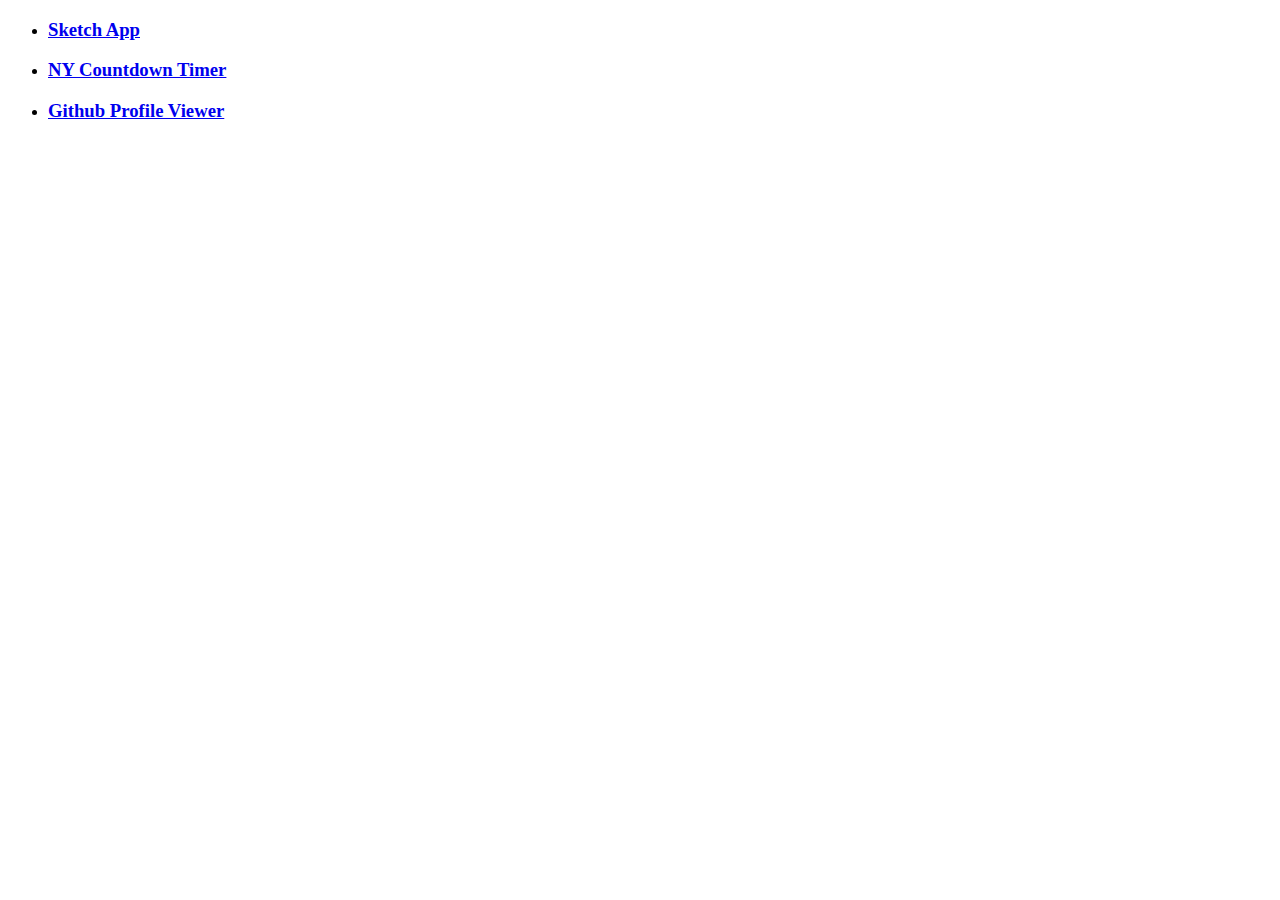
<file: index.html>
<!DOCTYPE html>
<html>
<head>
	<title>Home</title>
</head>
<body>

<div>
<ul>
<li><h3><a href="./Sketch-App/index.html">Sketch App</a> </h3></li>
<li><h3><a href="./NY-Countdown-Timer/index.html">NY Countdown Timer</a> </h3></li>
<li><h3><a href="./Github-Profile-Viewer/index.html">Github Profile Viewer</a></h3></li>
</ul>
</div>



</body>
</html>
</file>
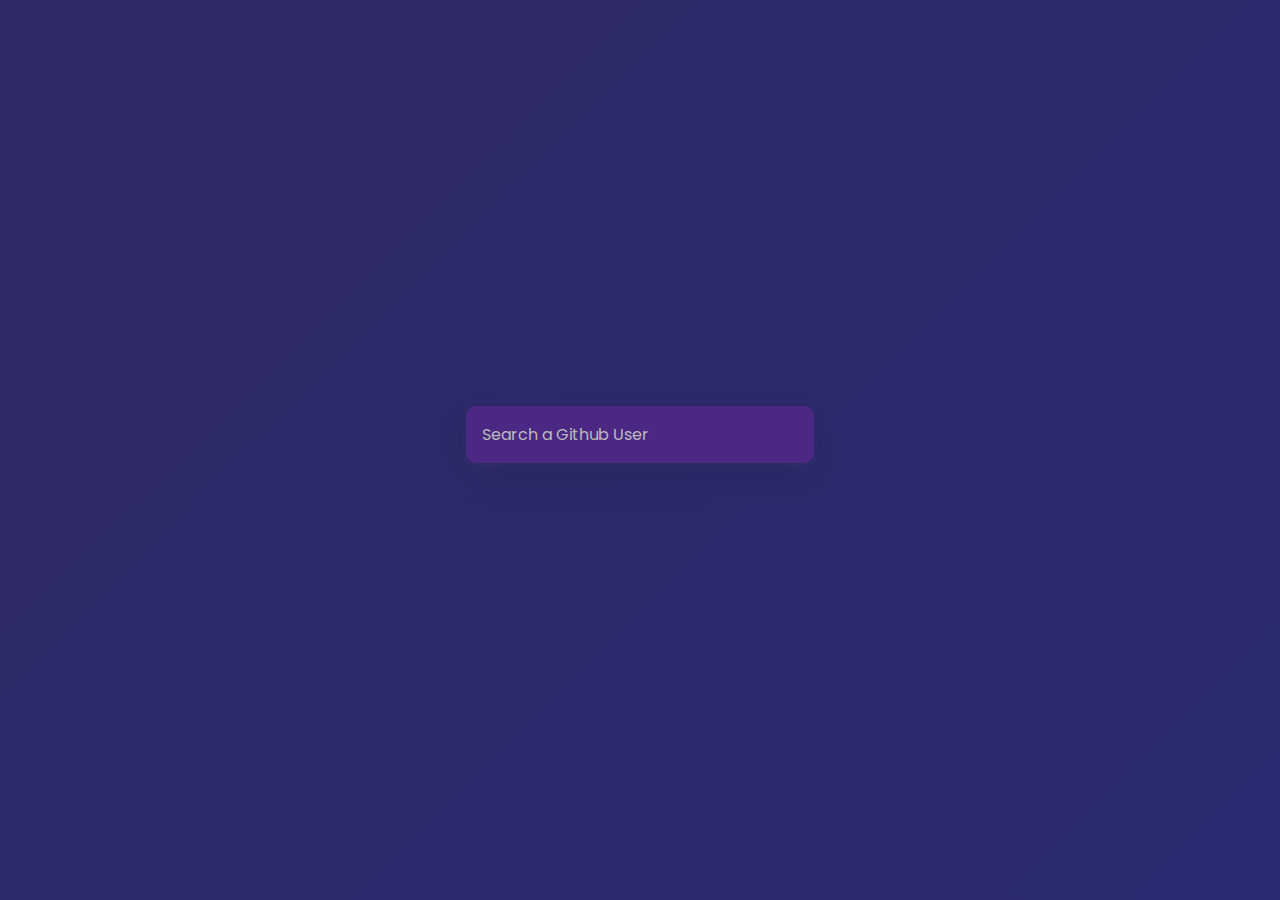
<file: Github-Profile-Viewer/index.html>
<!DOCTYPE html>
<html lang="en">
    <head>
        <meta charset="UTF-8" />
        <meta name="viewport" content="width=device-width, initial-scale=1.0" />
        <title>Github Profiles</title>
        <link rel="stylesheet" href="style.css" />
        <script src="script.js" defer></script>
    </head>
    <body>
        <form id="form">
            <input type="text" id="search" placeholder="Search a Github User" />
        </form>
        <main id="main"></main>
    </body>
</html>
</file>
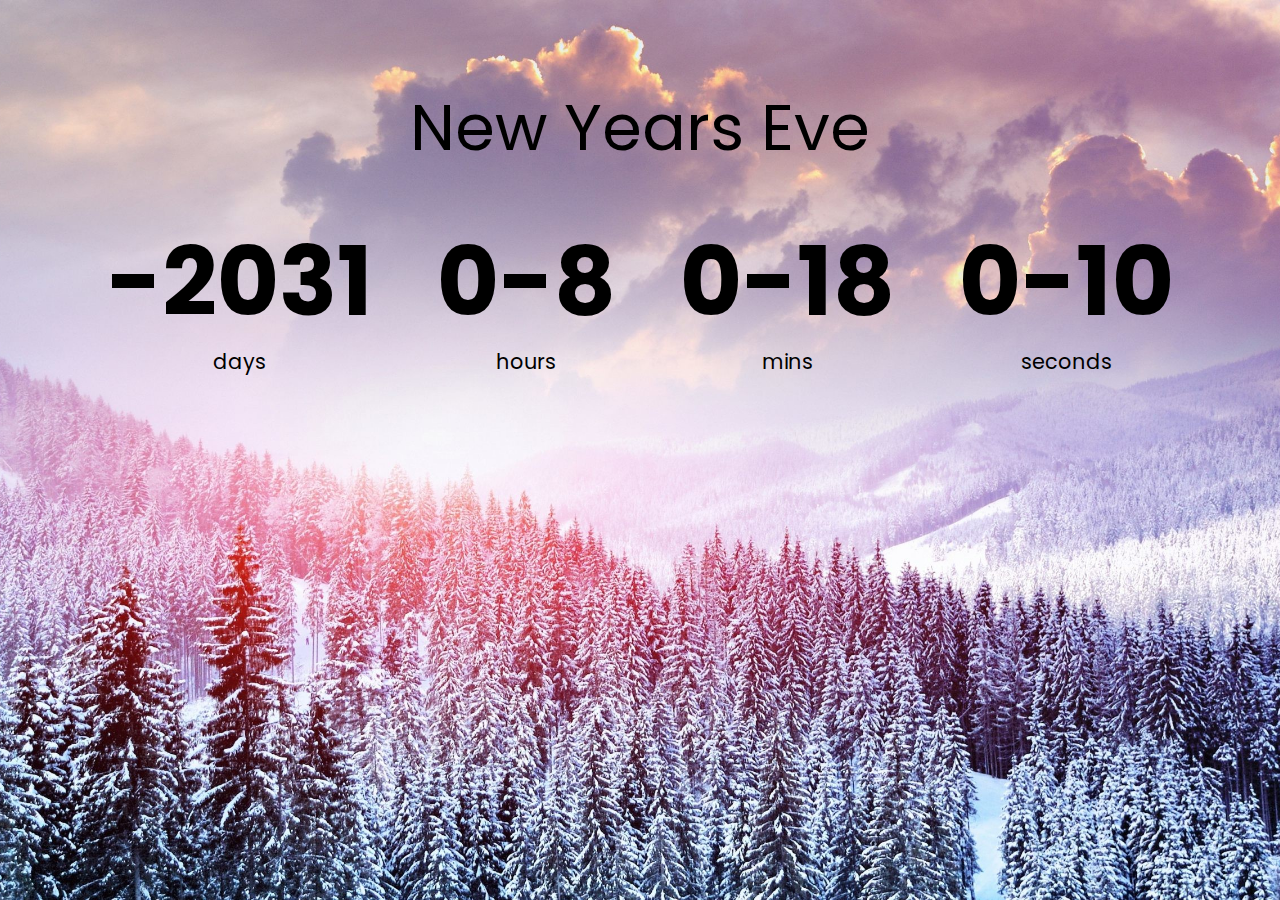
<file: NY-Countdown-Timer/index.html>
<!DOCTYPE html>
<html lang="en">
    <head>
        <meta charset="UTF-8" />
        <meta name="viewport" content="width=device-width, initial-scale=1.0" />
        <title>Countdown Timer</title>
        <link rel="stylesheet" href="style.css" />
        <script src="script.js" defer></script>
    </head>
    <body>
        <h1>New Years Eve</h1>

        <div class="countdown-container">
            <div class="countdown-el days-c">
                <p class="big-text" id="days">0</p>
                <span>days</span>
            </div>
            <div class="countdown-el hours-c">
                <p class="big-text" id="hours">0</p>
                <span>hours</span>
            </div>
            <div class="countdown-el mins-c">
                <p class="big-text" id="mins">0</p>
                <span>mins</span>
            </div>
            <div class="countdown-el seconds-c">
                <p class="big-text" id="seconds">0</p>
                <span>seconds</span>
            </div>
        </div>
    </body>
</html>
</file>
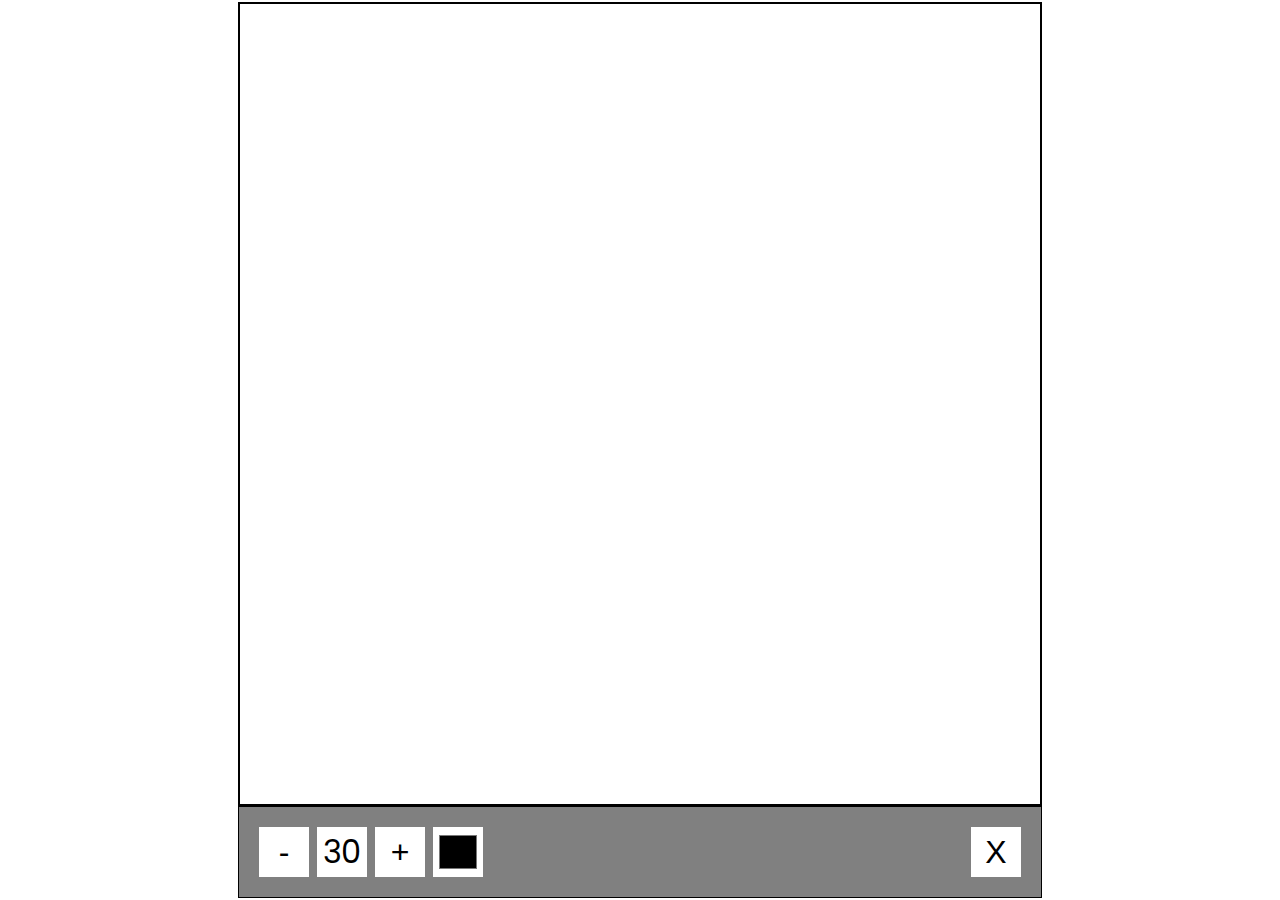
<file: Sketch-App/index.html>
<!DOCTYPE html>
<html lang="en">
    <head>
        <meta charset="UTF-8" />
        <meta name="viewport" content="width=device-width, initial-scale=1.0" />
        <title>Paint App</title>
        <link rel="stylesheet" href="style.css" />
        <script src="script.js" defer></script>
    </head>
    <body>
        <canvas id="canvas" width="800" height="800"></canvas>
        <div class="toolbox">
            <button id="decrease">-</button>
            <span id="size">30</span>
            <button id="increase">+</button>
            <input type="color" id="color" />
            <button id="clear">X</button>
        </div>
    </body>
</html>
</file>
<file: Github-Profile-Viewer/style.css>
@import url("https://fonts.googleapis.com/css2?family=Poppins:wght@200;400;600&display=swap");

* {
    box-sizing: border-box;
}

body {
    background-color: #aaaaaa;
    background-image: linear-gradient(315deg, #2a2a72 0%, #2e2a68 74%);
    display: flex;
    flex-direction: column;
    align-items: center;
    justify-content: center;
    font-family: "Poppins", sans-serif;
    margin: 0;
    min-height: 100vh;
}

input {
    background-color: #4c2885;
    border-radius: 10px;
    border: none;
    box-shadow: 0 5px 10px rgba(154, 160, 185, 0.05),
        0 15px 40px rgba(0, 0, 0, 0.1);
    color: white;
    font-family: inherit;
    font-size: 1rem;
    padding: 1rem;
    margin-bottom: 2rem;
}

input::placeholder {
    color: #bbb;
}

input:focus {
    outline: none;
}

.card {
    background-color: #4c2885;
    background-image: linear-gradient(315deg, #4c2885 0%, #4c11ac 100%);
    border-radius: 20px;
    box-shadow: 0 5px 10px rgba(154, 160, 185, 0.05),
        0 15px 40px rgba(0, 0, 0, 0.1);
    display: flex;
    padding: 3rem;
    max-width: 800px;
}

.avatar {
    border: 10px solid #2a2a72;
    border-radius: 50%;
    height: 150px;
    width: 150px;
}

.user-info {
    color: #eee;
    margin-left: 2rem;
}

.user-info h2 {
    margin-top: 0;
}

.user-info ul {
    display: flex;
    justify-content: space-between;
    list-style-type: none;
    padding: 0;
    max-width: 400px;
}

.user-info ul li {
    display: flex;
    align-items: center;
}

.user-info ul li strong {
    font-size: 0.9rem;
    margin-left: 0.5rem;
}

.repo {
    background-color: #2a2a72;
    border-radius: 5px;
    display: inline-block;
    color: white;
    font-size: 0.7rem;
    padding: 0.25rem 0.5rem;
    margin-right: 0.5rem;
    margin-bottom: 0.5rem;
    text-decoration: none;
}
</file>
<file: NY-Countdown-Timer/style.css>
@import url("https://fonts.googleapis.com/css2?family=Poppins:wght@200;400;600&display=swap");

* {
    box-sizing: border-box;
}

body {
    background-image: url("./snow.jpg");
    background-size: cover;
    background-position: center center;
    display: flex;
    flex-direction: column;
    align-items: center;
    min-height: 100vh;
    font-family: "Poppins", sans-serif;
    margin: 0;
}

h1 {
    font-weight: normal;
    font-size: 4rem;
    margin-top: 5rem;
}

.countdown-container {
    display: flex;
    flex-wrap: wrap;
    justify-content: center;
}

.big-text {
    font-weight: bold;
    font-size: 6rem;
    line-height: 1;
    margin: 1rem 2rem;
}

.countdown-el {
    text-align: center;
}

.countdown-el span {
    font-size: 1.3rem;
}
</file>
<file: Sketch-App/style.css>
@import url("https://fonts.googleapis.com/css2?family=Poppins:wght@200;400;600&display=swap");

* {
    box-sizing: border-box;
}

body {
    background-color: white;
    display: flex;
    flex-direction: column;
    align-items: center;
    justify-content: center;
    font-family: "Poppins", sans-serif;
    margin: 0;
    min-height: 100vh;
}

canvas {
    border: 2px solid black;
}

.toolbox {
    background-color: grey;
    border: 1px solid black;
    display: flex;
    padding: 1rem;
    width: 804px;
}

.toolbox > * {
    background-color: #fff;
    border: none;
    display: inline-flex;
    align-items: center;
    justify-content: center;
    font-size: 2rem;
    padding: 0.25rem;
    margin: 0.25rem;
    height: 50px;
    width: 50px;
}

.toolbox > *:last-child {
    margin-left: auto;
}
</file>
